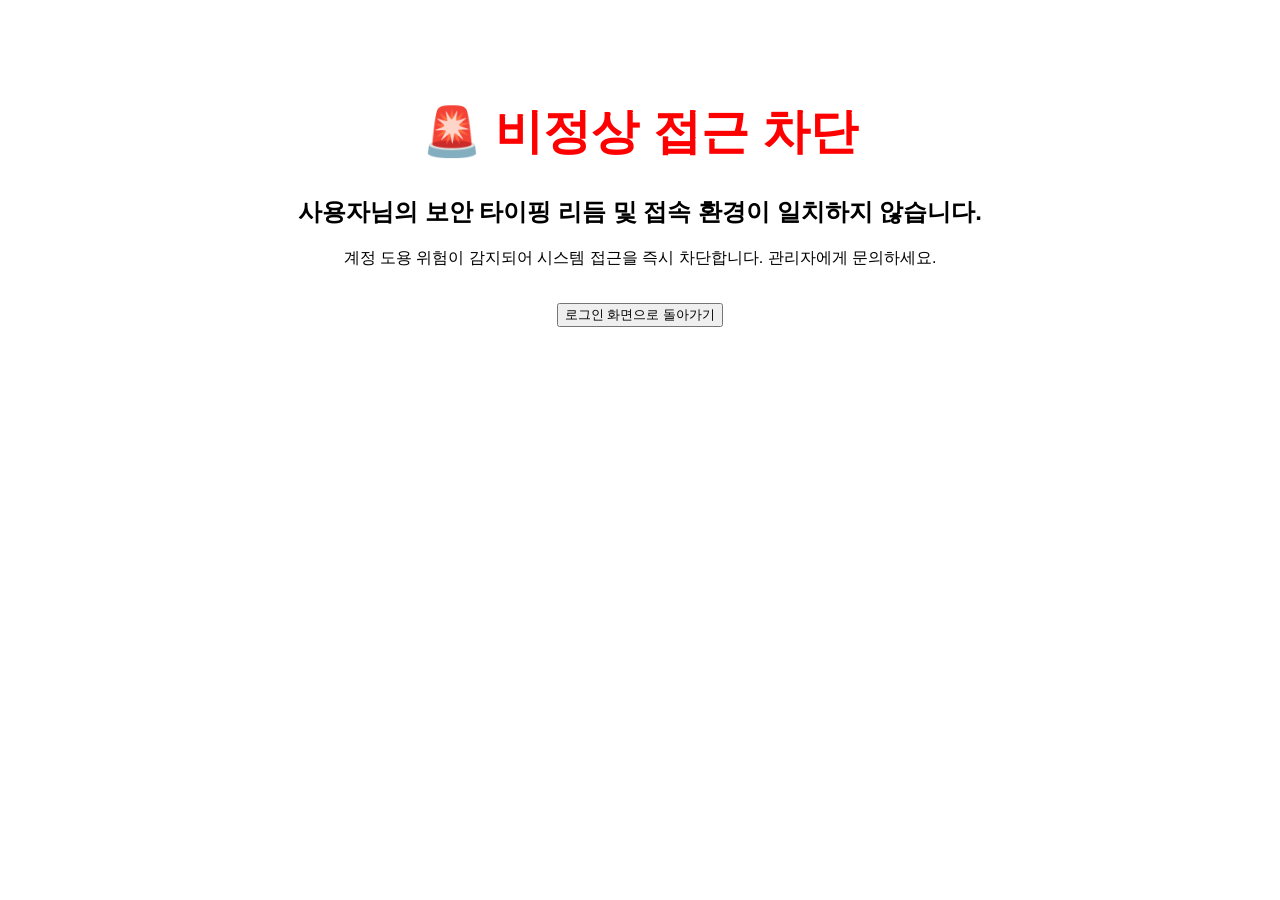
<file: cap/denied.html>
<!DOCTYPE html>
<html lang="ko">
<head>
    <meta charset="UTF-8">
    <title>접근 제한</title>
</head>
<body style="text-align: center; margin-top: 100px; font-family: sans-serif;">
    <h1 style="color: red; font-size: 3em;">🚨 비정상 접근 차단</h1>
    <h2>사용자님의 보안 타이핑 리듬 및 접속 환경이 일치하지 않습니다.</h2>
    <p>계정 도용 위험이 감지되어 시스템 접근을 즉시 차단합니다. 관리자에게 문의하세요.</p>
    <br>
    <button onclick="location.href='index.html'">로그인 화면으로 돌아가기</button>
</body>
</html>
</file>
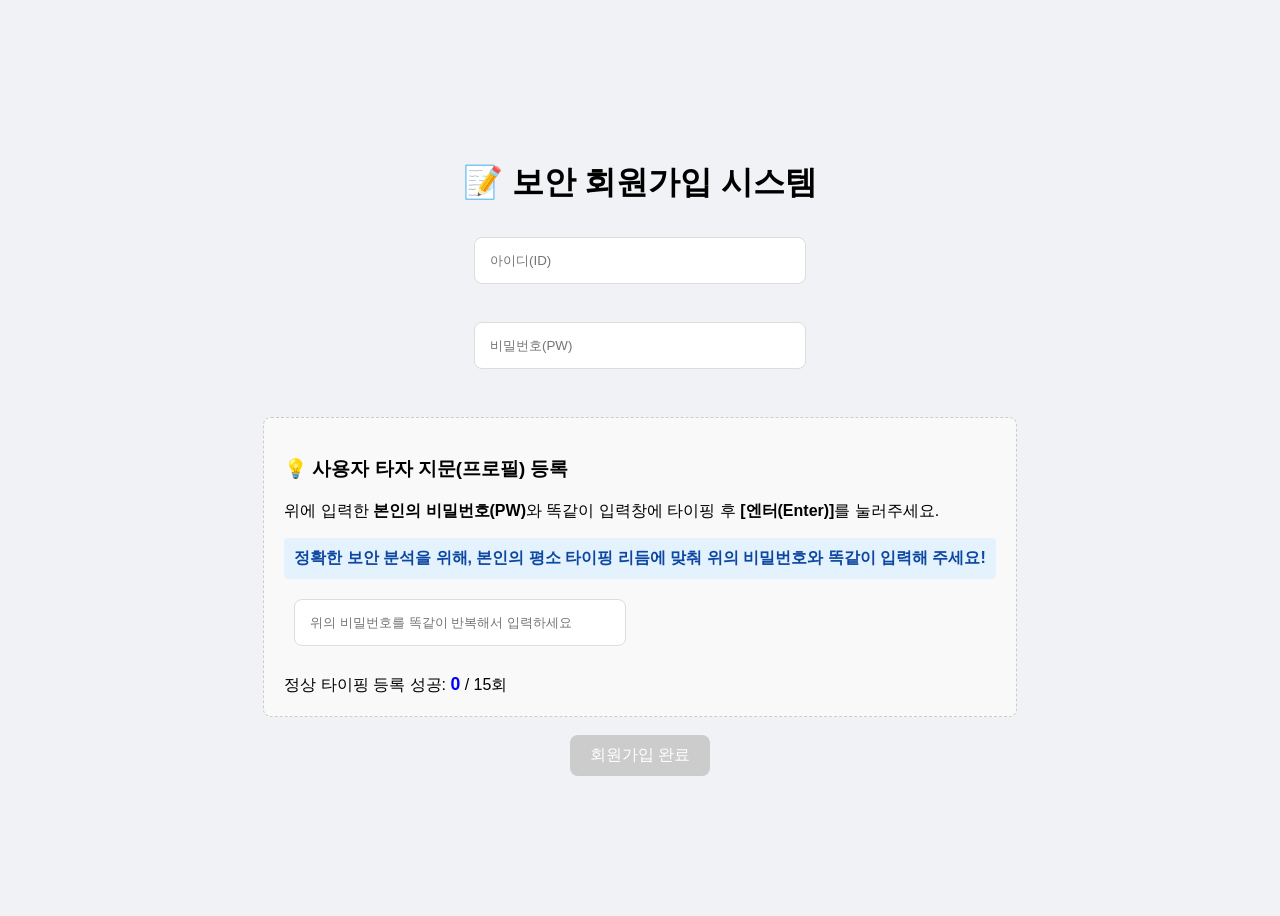
<file: cap/signup.html>
<!DOCTYPE html>
<html lang="ko">
<head>
    <meta charset="UTF-8">
    <title>보안 회원가입 및 타자 프로필 등록</title>
    <link rel="stylesheet" href="style.css">
    <style>
        .profile-section { background: #f9f9f9; padding: 20px; border-radius: 8px; margin-top: 20px; border: 1px dashed #ccc; }
        .target-sentence { background: #e3f2fd; color: #0d47a1; padding: 10px; font-weight: bold; font-family: sans-serif; display: inline-block; margin-bottom: 10px; border-radius: 4px; }
        .counter-badge { color: blue; font-weight: bold; font-size: 1.1em; }
        #register-btn:disabled { background-color: #cccccc; cursor: not-allowed; }
    </style>
</head>
<body>
    <h1>📝 보안 회원가입 시스템</h1>
    
    <div>
        <input type="text" id="username" placeholder="아이디(ID)"><br><br>
        <input type="password" id="password" placeholder="비밀번호(PW)"><br><br>
    </div>

    <div class="profile-section">
        <h3>💡 사용자 타자 지문(프로필) 등록</h3>
        <p>위에 입력한 <b>본인의 비밀번호(PW)</b>와 똑같이 입력창에 타이핑 후 <b>[엔터(Enter)]</b>를 눌러주세요.</p>
        
        <div class="target-sentence" id="target-phrase">정확한 보안 분석을 위해, <b>본인의 평소 타이핑 리듬에 맞춰</b> 위의 비밀번호와 똑같이 입력해 주세요!</div><br>
        
        <input type="text" id="keystroke-input" placeholder="위의 비밀번호를 똑같이 반복해서 입력하세요" style="width: 300px;" autocomplete="off"><br><br>
        
        <div id="status-counter">정상 타이핑 등록 성공: <span id="success-count" class="counter-badge">0</span> / 15회</div>
    </div>

    <br>
    <button id="register-btn" onclick="submitSignup()" disabled style="padding: 10px 20px; font-size: 1em;">회원가입 완료</button>

    <script src="signup.js"></script>
</body>
</html>
</file>
<file: cap/style.css>
body {
    font-family: 'Arial', sans-serif;
    display: flex;
    flex-direction: column;
    align-items: center;
    justify-content: center;
    height: 100vh;
    background-color: #f0f2f5;
}

input {
    margin: 10px;
    padding: 15px;
    width: 300px;
    border-radius: 8px;
    border: 1px solid #ddd;
}

button {
    padding: 15px 30px;
    background-color: #007bff;
    color: white;
    border: none;
    border-radius: 8px;
    cursor: pointer;
}

button:hover {
    background-color: #0056b3;
}
</file>
